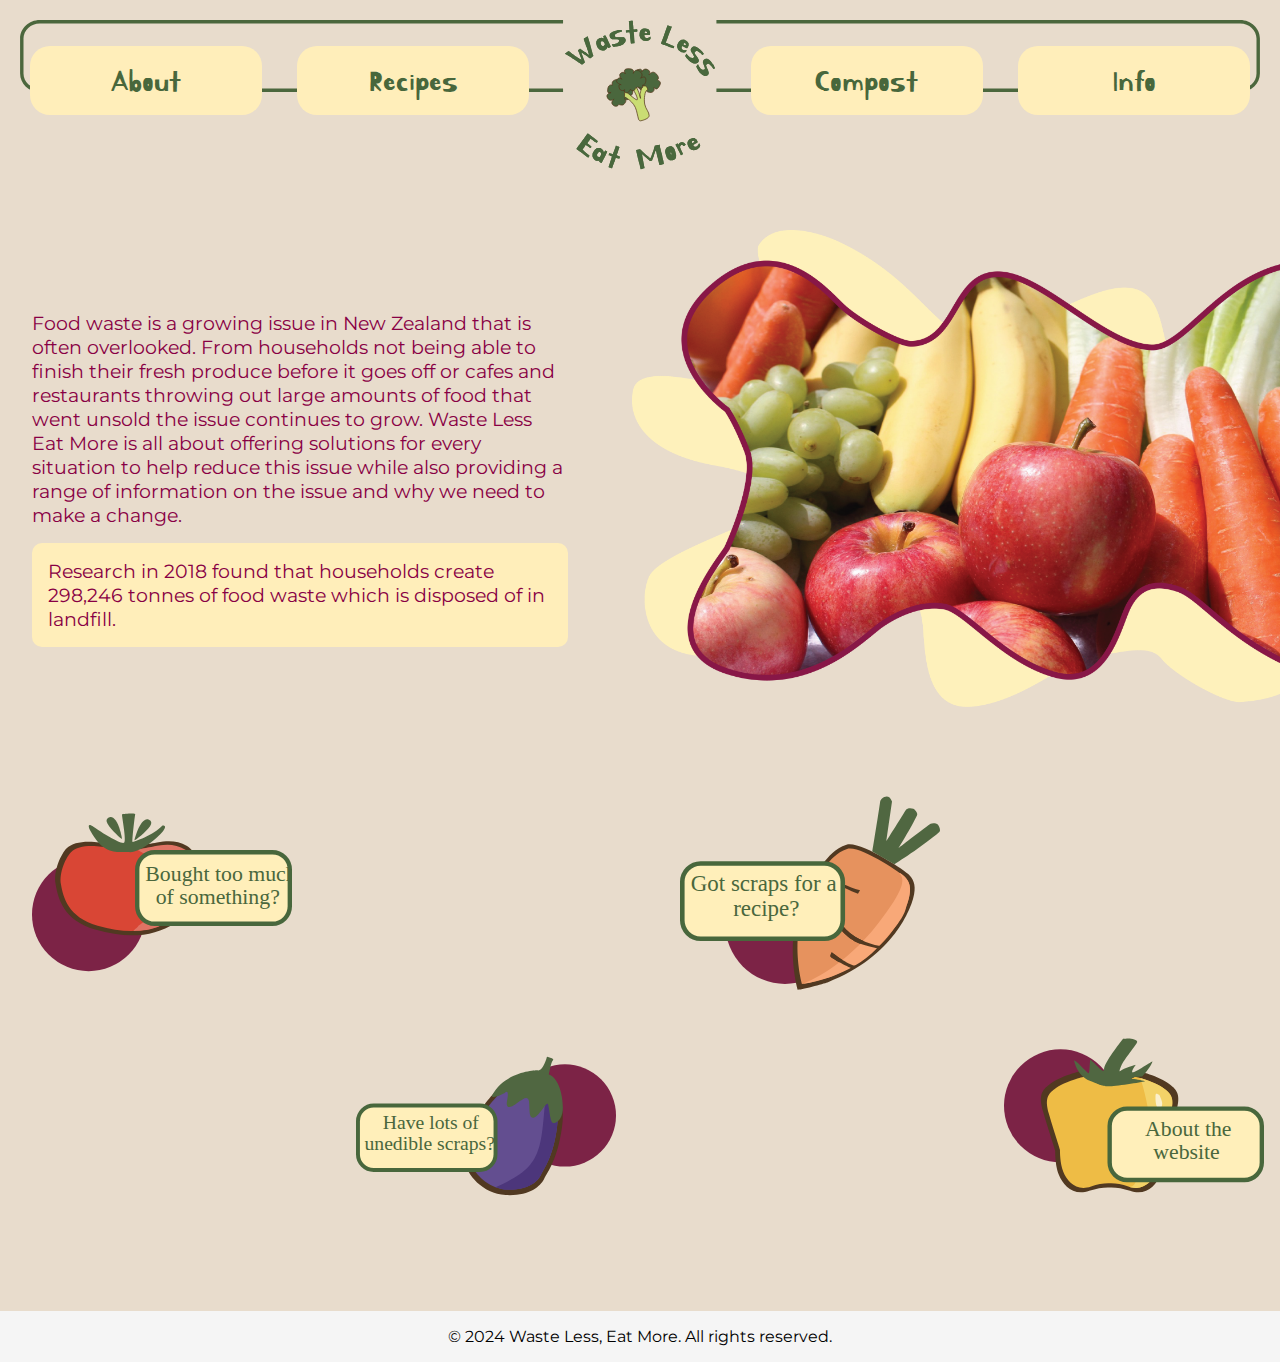
<file: index.html>
<!DOCTYPE html>

<html lang="en">
<head>
    <meta charset="UTF-8">
    <meta name="viewport" content="width=device-width, initial-scale=1.0">
    <title>Waste Less, Eat More</title>

    <!-- SEO Framework -->
        <meta name="description"
        content="Waste Less Eat More" />
        <meta name="robots" content="max-image-preview:large" />
        <link rel="canonical" href="https://food-waste.netlify.app/ " />
        <meta property="og:locale" content="en_NZ" />
        <meta property="og:site_name" content="Waste Less Eat More" />
        <meta property="og:type" content="website" />
        <meta property="og:title" content="Home - Waste Less Eat More" />
        <meta property="og:description"o
        content="Waste Less Eat More, food wastage in New Zealand, Why is it an issue, How to reduce waste, Recipes using food scraps and waste, How to compost food scraps" />
        <meta property="og:url" content="https://food-waste.netlify.app/ " />
        <meta property="og:image"
        content="https://res.cloudinary.com/orokonui-ecosanctuary/images/f_auto,q_auto/v1653855596/orokonui-web-brand/orokonui-web-brand.svg?_i=AA" />
        <meta property="og:image:secure_url"
        content="https://res.cloudinary.com/orokonui-ecosanctuary/images/f_auto,q_auto/v1653855596/orokonui-web-brand/orokonui-web-brand.svg?_i=AA" />
        <meta property="og:image:width" content="1" />
        <meta property="og:image:height" content="1" />
        <meta name="twitter:card" content="summary_large_image" />
        <meta name="twitter:title" content="Home - Waste Less Eat More" />
        <meta name="twitter:description"
        content="Waste Less Eat More, food wastage in New Zealand, Why is it an issue, How to reduce waste, Recipes using food scraps and waste, How to compost food scraps" />
        <meta name="twitter:image"
        content="https://res.cloudinary.com/orokonui-ecosanctuary/images/f_auto,q_auto/v1653855596/orokonui-web-brand/orokonui-web-brand.svg?_i=AA" />
        <script type="application/ld+json">
            {
                "@context": "https://schema.org/",
                "@type": "WebSite",
                "name": "Waste Less Eat More",
                "url": "https://food-waste.netlify.app/",
                "potentialAction": {
                  "@type": "SearchAction",
                  "target": "{search_term_string}",
                  "query-input": "required name=search_term_string"
                }
              }
        </script>
    <!-- SEO Framework -->

    <link rel="stylesheet" href="style.css">
    <link rel="preconnect" href="https://fonts.googleapis.com">
    <link rel="preconnect" href="https://fonts.gstatic.com" crossorigin>
    <link href="https://fonts.googleapis.com/css2?family=Montserrat:ital,wght@0,100..900;1,100..900&display=swap" rel="stylesheet">
    <link rel="preconnect" href="https://fonts.googleapis.com">
    <link rel="preconnect" href="https://fonts.gstatic.com" crossorigin>
    <link href="https://fonts.googleapis.com/css2?family=Kirang+Haerang&display=swap" rel="stylesheet">
</head>
<body>
    <nav>
        <a href="about.html" class="nav-button">About</a>
        <a href="recipes.html" class="nav-button">Recipes</a>
        <div class="logo">
            <a href="index.html"><img src="images/logo2.svg" alt="Broccoli Logo"> </a>
        </div>
        <a href="compost.html" class="nav-button">Compost</a>
        <a href="info.html" class="nav-button">Info</a>
    </nav>

    <main>
        <section class="hero">
            <div class="hero-text">
                <p>Food waste is a growing issue in New Zealand that is often overlooked. From households not being able to finish their fresh produce before it goes off or cafes and restaurants throwing out large amounts of food that went unsold the issue continues to grow. Waste Less Eat More is all about offering solutions for every situation to help reduce this issue while also providing a range of information on the issue and why we need to make a change. </p>
                <div class="highlight">Research in 2018 found that households create 298,246 tonnes of food waste which is disposed of in landfill.</div>
            </div>
            <div class="hero-image">
                <img src="images/hero-image@2x.png" alt="Compost Image">
            </div>
        </section>

        <section class="food-items">
            <div class="food-item" id="tomato">
                <a href="recipes.html"> <img src="images/tomato.svg" alt="Tomato"> </a>
            </div>
            <div class="food-item" id="eggplant">
               <a href="compost.html"><img src="images/eggplant.svg" alt="eggplant"> </a> 
            </div>
            <div class="food-item" id="carrot">
                <a href="recipes.html"><img src="images/carrot.svg" alt="Carrot"> </a>
            </div>
            <div class="food-item" id="capsicum">
                <a href="about.html"><img src="images/capsicum.svg" alt="capsicum"> </a>
            </div>
            <div class="food-item" id="beetroot">
                <a href="info.html"><img src="images/beet.svg" alt="Beet"> </a>
            </div>
        </section>
    </main>

    <footer>
        <p>&copy; 2024 Waste Less, Eat More. All rights reserved.</p>
    </footer>
   
</body>
</html>
</file>
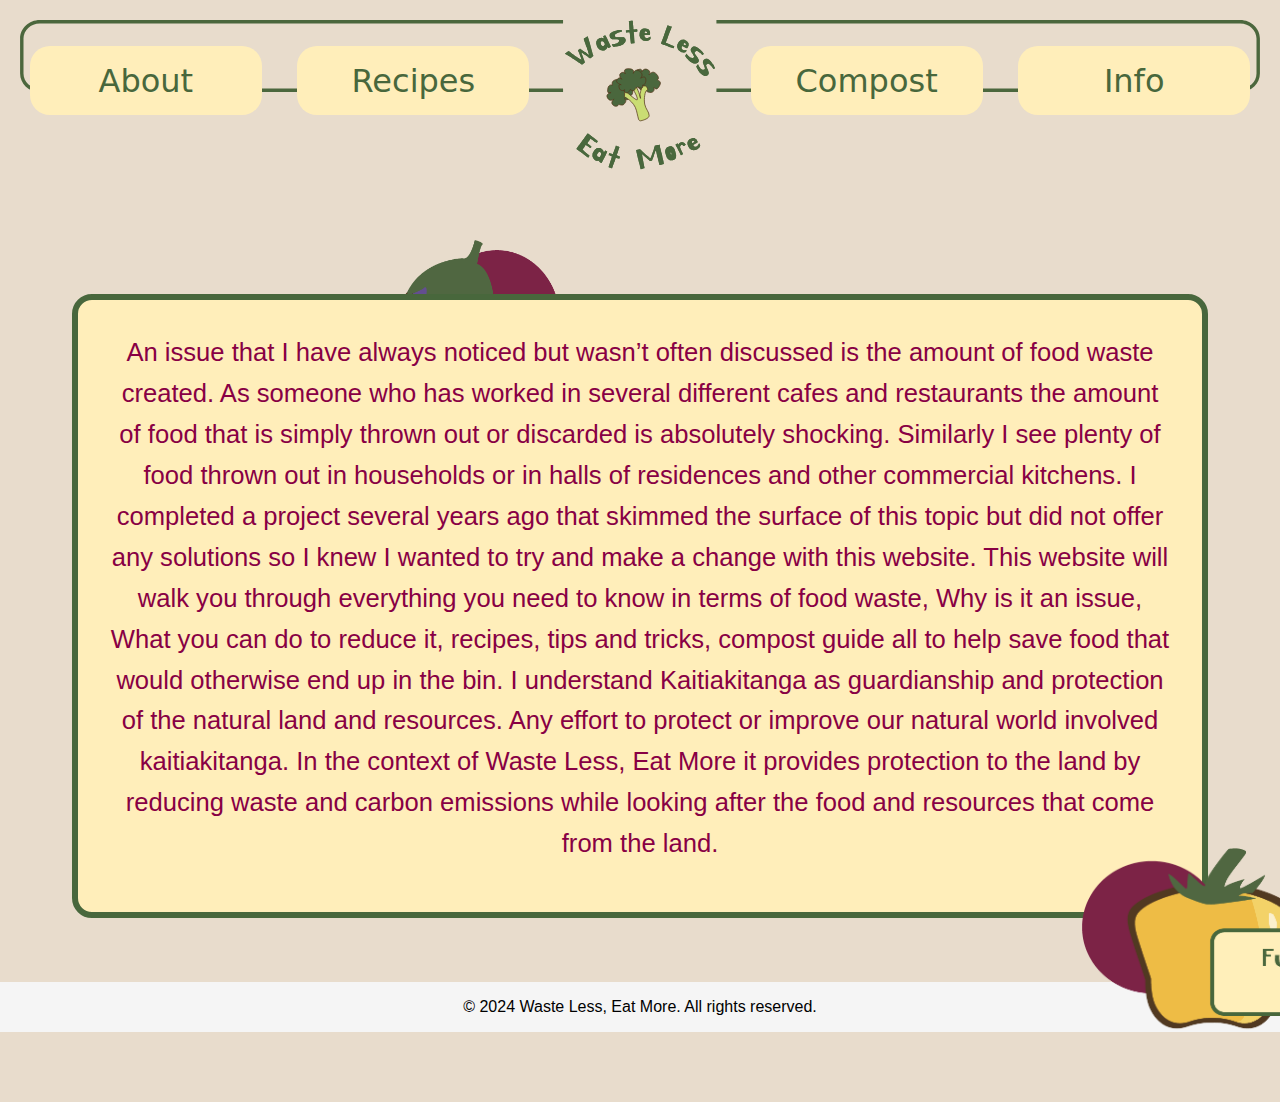
<file: about.html>
<!DOCTYPE html>
<html lang="en">
<head>
    <meta charset="UTF-8">
    <meta name="viewport" content="width=device-width, initial-scale=1.0">
    <title>About - Waste Less, Eat More</title>
    <link rel="stylesheet" href="style.css">
</head>
<body>
    <nav>
        <a href="about.html" class="nav-button">About</a>
        <a href="recipes.html" class="nav-button">Recipes</a>
        <div class="logo">
            <a href="index.html"><img src="images/logo2.svg" alt="Broccoli Logo"> </a>
        </div>
        <a href="compost.html" class="nav-button">Compost</a>
        <a href="info.html" class="nav-button">Info</a>
    </nav>

    <main class="general-main">
        <div class="about-container">
            <div class="about-header">
                <div class="about-icon">
                    <img src="images/about-vege@2x_1.png" alt="About Icon">
                </div>
            </div>
            
            <div class="about-content">
                <div class="about-text">
                    An issue that I have always noticed but wasn’t often discussed is the amount of food waste created. As someone who has worked in several different cafes and restaurants the amount of food that is simply thrown out or discarded is absolutely shocking. Similarly I see plenty of food thrown out in households or in halls of residences and other commercial kitchens. I completed a project several years ago that skimmed the surface of this topic but did not offer any solutions so I knew I wanted to try and make a change with this website.
                    This website will walk you through everything you need to know in terms of food waste, Why is it an issue, What you can do to reduce it, recipes, tips and tricks, compost guide all to help save food that would otherwise end up in the bin.
                    I understand Kaitiakitanga as guardianship and protection of the natural land and resources. Any effort to protect or improve our natural world involved kaitiakitanga. In the context of Waste Less, Eat More it provides protection to the land by reducing waste and carbon emissions while looking after the food and resources that come from the land.
                </div>
                <div class="info-link">
                    <a href="info.html"> <img id="further-img" src="images/further-img_1.png"> </a>
                </div>
            </div>
        </div>
    </main>

    <footer>
        <p>&copy; 2024 Waste Less, Eat More. All rights reserved.</p>
    </footer>
</body>
</html>
</file>
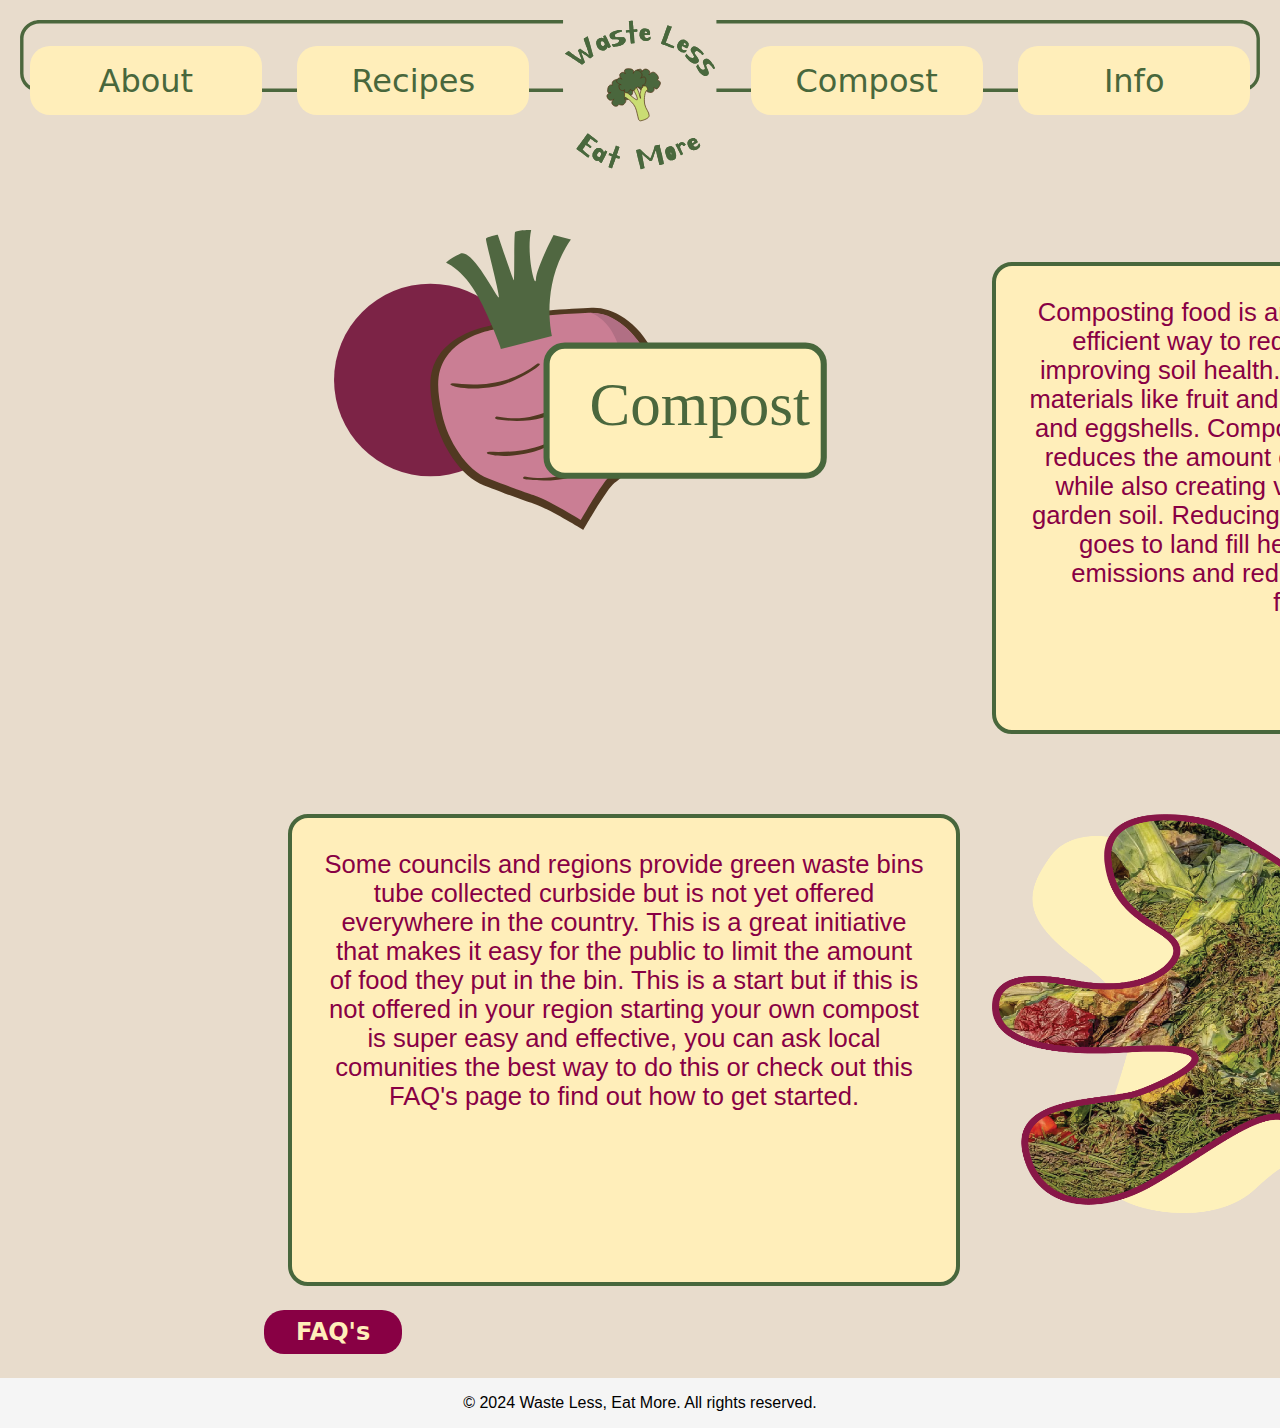
<file: compost.html>
<!DOCTYPE html>
<html lang="en">
<head>
    <meta charset="UTF-8">
    <meta name="viewport" content="width=device-width, initial-scale=1.0">
    <title>Compost - Waste Less, Eat More</title>
    <link rel="stylesheet" href="style.css">
</head>
<body>
    <nav>
        <a href="about.html" class="nav-button">About</a>
        <a href="recipes.html" class="nav-button">Recipes</a>
        <div class="logo">
            <a href="index.html"><img src="images/logo2.svg" alt="Broccoli Logo"> </a>
        </div>
        <a href="compost.html" class="nav-button">Compost</a>
        <a href="info.html" class="nav-button">Info</a>
    </nav>

    <main id="compost-main">
        <div class="compost-grid">
        <img id="compost-vege" src="images/compost-vege_5.svg">
        <div class="compost-text">
            Composting food is an environmentally friendly and efficient way to reduce food waste, while also improving soil health. Compost can involve organic materials like fruit and veggie scraps, coffee grounds and eggshells. Composting these items significantly reduces the amount of food that ends up in landfill while also creating valuable nutrients that enrich garden soil. Reducing the amount of food waste that goes to land fill helps lower greenhouse gas emissions and reduces the need for synthetic fertilisers.
        </div>
        <div class="compost-text-2">
             Some councils and regions provide green waste bins tube collected curbside but is not yet offered everywhere in the country. This is a great initiative that makes it easy for the public to limit the amount of food they put in the bin. This is a start but if this is not offered in your region starting your own compost is super easy and effective, you can ask local comunities the best way to do this or check out this FAQ's page to find out how to get started.
        </div>
        <img id="compost_img" src="images/compost-img.png">
       </div>
       <a href="https://www.cluthadc.govt.nz/property-rates-and-building/rubbish-recycling-and-waste-minimisation/food-and-green-waste/home-composting-faqs" target="_blank" class="compost-link">FAQ's</a>
    </main>

    <footer>
        <p>&copy; 2024 Waste Less, Eat More. All rights reserved.</p>
    </footer>
</body>
</html>
</file>
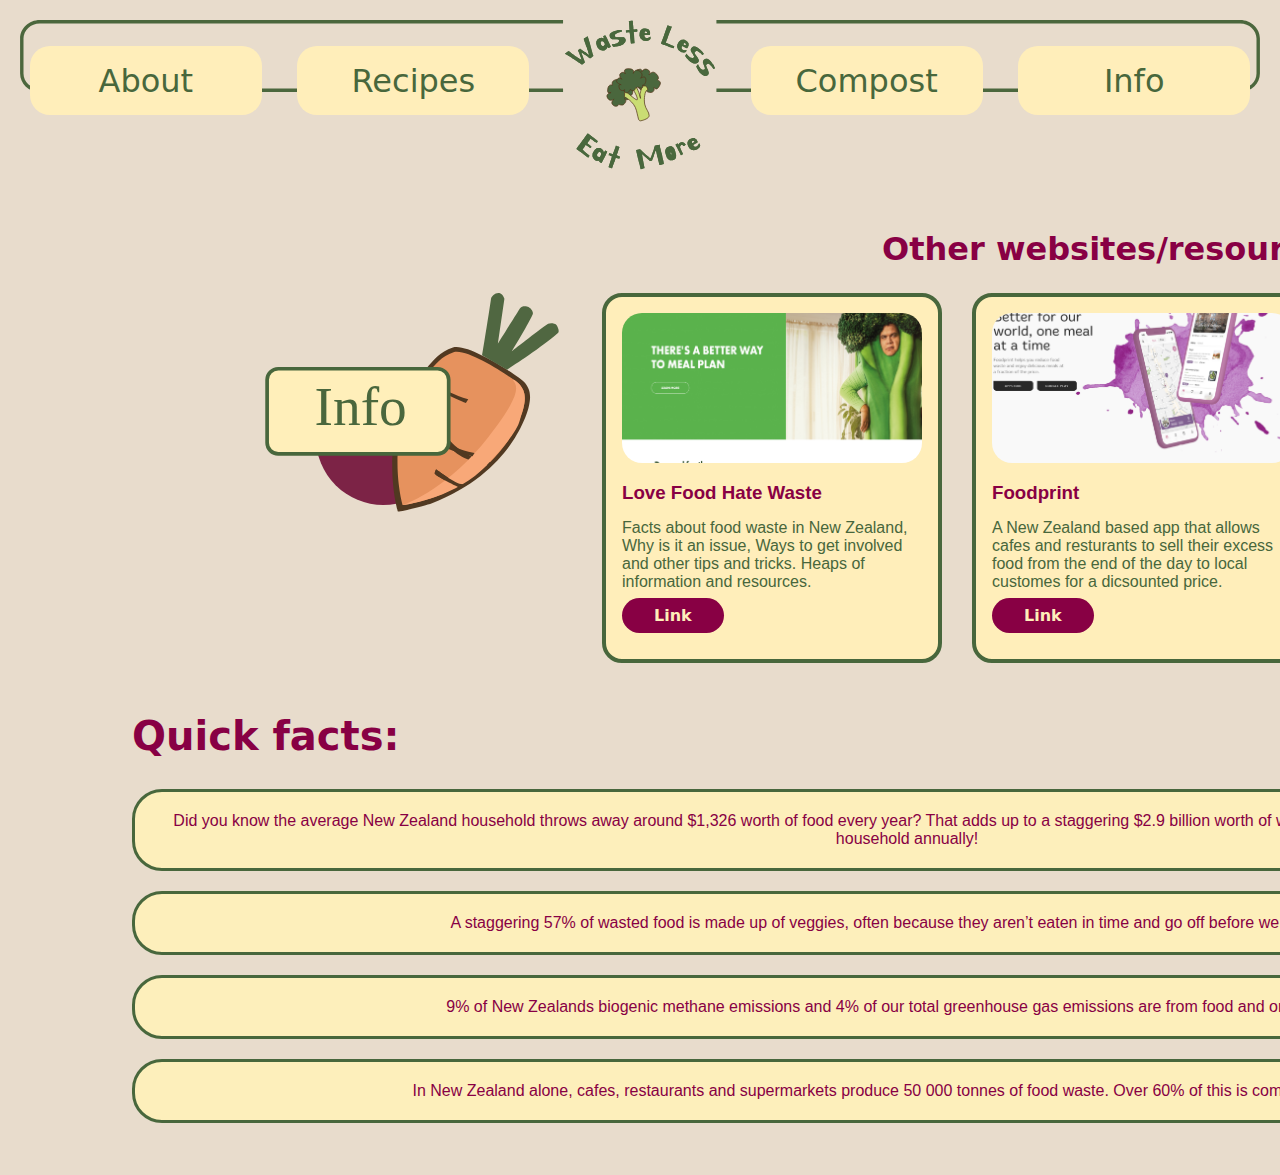
<file: info.html>
<!DOCTYPE html>
<html lang="en">
<head>
    <meta charset="UTF-8">
    <meta name="viewport" content="width=device-width, initial-scale=1.0">
    <title>Waste Less Eat More</title>
    <link rel="stylesheet" href="style.css">
</head>
<body>
    <nav>
        <a href="about.html" class="nav-button">About</a>
        <a href="recipes.html" class="nav-button">Recipes</a>
        <div class="logo">
            <a href="index.html"><img src="images/logo2.svg" alt="Broccoli Logo"> </a>
        </div>
        <a href="compost.html" class="nav-button">Compost</a>
        <a href="info.html" class="nav-button">Info</a>
    </nav>

    <main >
        <section class="resources">
            <h2 id="info-websites">Other websites/resources:</h2>
            <div class="content-row">
                <div class="carrot-icon">
                    <img src="images/carrot-info.svg">
                </div>
                <div class="resource-cards">
                    <div class="resource-card">
                        <img src="images/love-food.jpg" alt="love food hate waste website">
                        <h3>Love Food Hate Waste</h3>
                        <p> Facts about food waste in New Zealand, Why is it an issue, Ways to get involved and other tips and tricks. Heaps of information and resources. </p>
                        <a href="https://lovefoodhatewaste.co.nz/?gad_source=1&gclid=EAIaIQobChMI7tzc6uCjjAMVeiqDAx1mbSU1EAAYASAAEgJw1_D_BwE" target="_blank">Link</a>
                    </div>
                    <div class="resource-card">
                        <img src="images/foodprint.jpg" alt="Foodprint website">
                        <h3>Foodprint</h3>
                        <p> A New Zealand based app that allows cafes and resturants to sell their excess food from the end of the day to local customes for a dicsounted price.</p>
                        <a href="https://foodprint.app/" target="_blank">Link</a>
                    </div>
                    <div class="resource-card">
                        <img src="images/ministry.jpg" alt="Ministry website">
                        <h3>Ministry for the environment </h3>
                        <p>New Zealands lead advisor on the environment and climate. Provides information on how we benefit from reducing food waste and what the government is doing about it. </p>
                        <a href="https://environment.govt.nz/what-government-is-doing/areas-of-work/waste/reducing-food-waste/" target="_blank">Link</a>
                    </div>
                </div>
            </div>
        </section>

        <section class="quick-facts">
            <h2>Quick facts:</h2>
            <div class="fact-container">
                <p> Did you know the average New Zealand household throws away around $1,326 worth of food every year? That adds up to a staggering $2.9 billion worth of wasted food nationwide—or about 86 kilograms per household annually!</p>
            </div>
            <div class="fact-container">
                <p>A staggering 57% of wasted food is made up of veggies, often because they aren’t eaten in time and go off before we get to them</p>
            </div>
            <div class="fact-container">
                <p>9% of New Zealands biogenic methane emissions and 4% of our total greenhouse gas emissions are from food and organic waste </p>
            </div>
            <div class="fact-container">
                <p>In New Zealand alone, cafes, restaurants and supermarkets produce 50 000 tonnes of food waste. Over 60% of this is completely avoidable</p>
            </div>
        </section>
    </main>
</body>
</html>
</file>
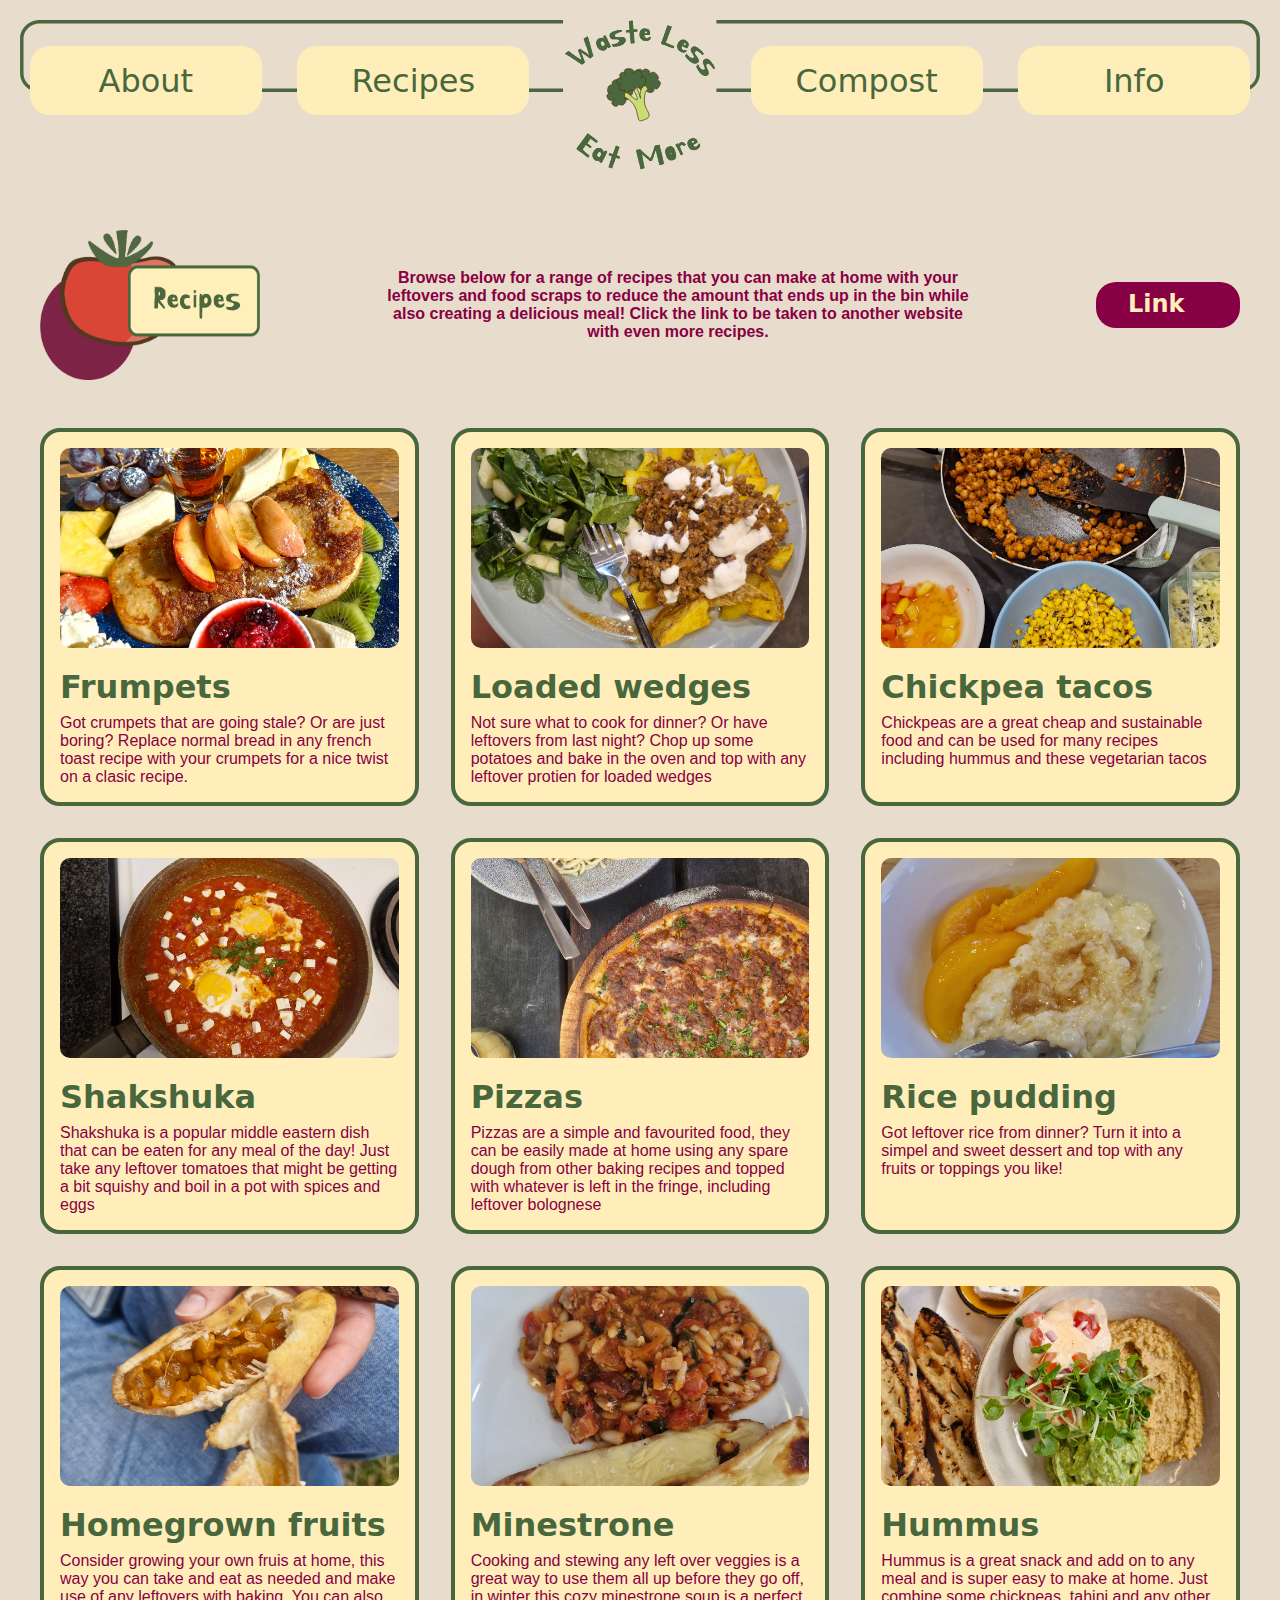
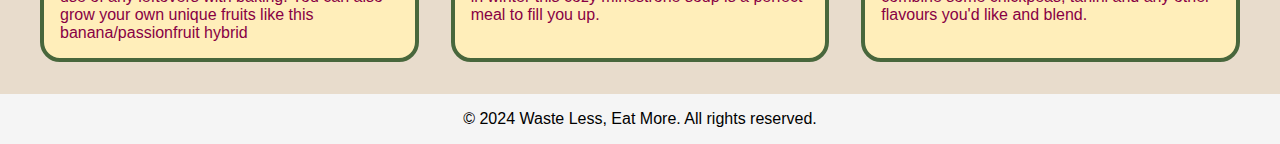
<file: recipes.html>
<!DOCTYPE html>
<html lang="en">
<head>
    <meta charset="UTF-8">
    <meta name="viewport" content="width=device-width, initial-scale=1.0">
    <title>Recipes - Waste Less, Eat More</title>
    <link rel="stylesheet" href="style.css">
</head>
<body>
    <nav>
        <a href="about.html" class="nav-button">About</a>
        <a href="recipes.html" class="nav-button">Recipes</a>
        <div class="logo">
            <a href="index.html"><img src="images/logo2.svg" alt="Broccoli Logo"> </a>
        </div>
        <a href="compost.html" class="nav-button">Compost</a>
        <a href="info.html" class="nav-button">Info</a>
    </nav>

    <main class="general-main">
        <div class="recipe-header">
            <div class="recipe-icon">
                <img src="images/recipe-img_2.png" alt="Recipe Icon">
            </div>
            <div class="recipe-description">
                <p>Browse below for a range of recipes that you can make at home with your leftovers and food scraps to reduce the amount that ends up in the bin while also creating a delicious meal! Click the link to be taken to another website with even more recipes.</p>
            </div>
            <a href="https://lovefoodhatewaste.co.nz/home/our-recipes/" target="_blank" class="recipe-link">Link</a>
        </div>

        <div class="recipe-grid">
            <div class="recipe-card">
                <img src="images/crumpets.jpg" alt="Frumpets Recipe Image">
                <h3>Frumpets</h3>
                <p>Got crumpets that are going stale? Or are just boring? Replace normal bread in any french toast recipe with your crumpets for a nice twist on a clasic recipe.</p>
            </div>
            <div class="recipe-card">
                <img src="images/wedges.jpg" alt="Wedges Recipe Image">
                <h3>Loaded wedges</h3>
                <p>Not sure what to cook for dinner? Or have leftovers from last night? Chop up some potatoes and bake in the oven and top with any leftover protien for loaded wedges</p>
            </div>
            <div class="recipe-card">
                <img src="images/chickpeas.jpg" alt="Chickpea Recipe Image">
                <h3>Chickpea tacos</h3>
                <p> Chickpeas are a great cheap and sustainable food and can be used for many recipes including hummus and these vegetarian tacos</p>
            </div>
            <div class="recipe-card">
                <img src="images/shakshuka.jpg" alt="Shakshuka Recipe Image">
                <h3>Shakshuka</h3>
                <p>Shakshuka is a popular middle eastern dish that can be eaten for any meal of the day! Just take any leftover tomatoes that might be getting a bit squishy and boil in a pot with spices and eggs</p>
            </div>
            <div class="recipe-card">
                <img src="images/pizza.jpg" alt="Pizza Recipe Image">
                <h3>Pizzas</h3>
                <p>Pizzas are a simple and favourited food, they can be easily made at home using any spare dough from other baking recipes and topped with whatever is left in the fringe, including leftover bolognese</p>
            </div>
            <div class="recipe-card">
                <img src="images/rice.jpg" alt="Rice Recipe Image">
                <h3>Rice pudding</h3>
                <p>Got leftover rice from dinner? Turn it into a simpel and sweet dessert and top with any fruits or toppings you like!</p>
            </div>
            <div class="recipe-card">
                <img src="images/fruit.jpg" alt="Fruit Recipe Image">
                <h3>Homegrown fruits</h3>
                <p>Consider growing your own fruis at home, this way you can take and eat as needed and make use of any leftovers with baking. You can also grow your own unique fruits like this banana/passionfruit hybrid</p>
            </div>
            <div class="recipe-card">
                <img src="images/minestrone.jpg" alt="Minestrone Recipe Image">
                <h3>Minestrone</h3>
                <p>Cooking and stewing any left over veggies is a great way to use them all up before they go off, in winter this cozy minestrone soup is a perfect meal to fill you up. </p>
            </div>
            <div class="recipe-card">
                <img src="images/hummus.jpg" alt="Hummus Recipe Image">
                <h3>Hummus</h3>
                <p>Hummus is a great snack and add on to any meal and is super easy to make at home. Just combine some chickpeas, tahini and any other flavours you'd like and blend. </p>
            </div>
        </div>
    </main>

    <footer>
        <p>&copy; 2024 Waste Less, Eat More. All rights reserved.</p>
    </footer>
</body>
</html>
</file>
<file: style.css>
/* Reset and base styles */
* {
    margin: 0;
    padding: 0;
}

body {
    font-family: "Montserrat", sans-serif;
    background-color: #e8dccc;
    min-height: 100vh;
    display: flex;
    flex-direction: column;
}

/* Navigation */
nav {
    display: flex;
    justify-content: space-around;
    align-items: center;
    gap: 2rem;
    padding: 1.5rem 0.5rem;
    background: url("images/nav-border-med.svg") no-repeat;
    padding-top: 0px;
    margin: 20px 20px 0 20px;
}

.nav-button{
    font-family: "Kirang Haerang", system-ui;
    font-weight: 400;
    font-style: normal;
    text-decoration: none;
    color: #48673c;
    padding: 1rem 1rem 0.5rem 1rem;
    margin-bottom: 34px;
    background-color: #ffeeba;
    border-radius: 20px;
    transition: background-color 0.3s;
    min-width: 200px;
    min-height: 45px;
    text-align: center;
    font-size: 2rem;
}


.nav-button:hover {
    text-decoration: underline;
}

nav a.active {
    border: 3px solid #48673c;
}

.logo {
    display: flex;
    align-items: center;
    flex-wrap: wrap;
    justify-content: center;
    transition: all 0.3s;
    box-sizing: border-box;
    max-width: 100%;
}

.logo img:hover{
    transform: scale(1.3) rotate(5deg);

}
      
.logo img {
    width: 150px;
    height: 150px;
}

.logo h1 {
    color: #4CAF50;
    font-size: 1.5rem;
}

/* Main content */
    main {
        flex: 1;
        padding: 2rem;
        margin: 0 auto;
    } 

.general-main{
    max-width: 1200px;
}

/* About Page Styles */
.about-container {
    margin: 0 auto;
    padding: 2rem;
}

.about-header {
    margin-bottom: 2rem;
}

.about-icon {
    display: flex;
    align-items: center;
    gap: 1rem;
    justify-content: flex-start;
}

.about-icon img {
    width: 320px;
    height: 250px; 
    position: absolute;
    top: 240px;
    left: 240px;
}

.about-content {
    position: relative;
    background-color: #ffeeba;
    border: 6px solid #48673c;
    border-radius: 20px;
    padding: 2rem;
    margin-top: 2rem;
}

.about-text {
    color: #880044;
    text-align: center;
    font-size: 1.6rem;
    line-height: 1.6;
    margin-bottom: 1rem;
}

.info-link {
    position: absolute;
    bottom: -190px;
    right: -200px;
    display: flex;
    align-items: center;
    gap: 0.5rem;
}
#further-img {
    width: 320px;
    height: 250px; 
} 


/* Recipe Page Styles */
.recipe-header {
    display: flex;
    align-items: center;
    justify-content: space-between;
    margin-bottom: 3rem;
    gap: 2rem;
}

.recipe-icon {
    display: flex;
    align-items: center;
    gap: 1rem;
}

.recipe-icon img {
    width: 220px;
    height: 150px;
}


.recipe-description {
    flex: 1;
    font-family: "Montserrat", sans-serif;
    color: #880044;
    font-weight: bold;
    text-align: center;
    max-width: 600px;
}

.recipe-link {
    font-family: "Kirang Haerang", system-ui;
    font-weight: 400;
    font-style: normal;
    background-color: #880044;
    color: #ffeeba;
    padding: 0.5rem 2rem;
    border-radius: 20px;
    width: 80px;
    height: 30px;
    text-decoration: none;
    font-weight: bold;
    font-size: 1.5rem;
}


 a:hover{
    text-decoration: underline;
}

.recipe-grid {
    display: grid;
    grid-template-columns: repeat(3, 1fr);
    gap: 2rem;
}

.recipe-card {
    background-color: #ffeeba;
    border-radius: 20px;
    padding: 1rem;
    border: 4px solid #48673c;
}

.recipe-card img {
    width: 100%;
    height: 200px;
    object-fit: cover;
    border-radius: 10px;
    margin-bottom: 1rem;
}

.recipe-card h3 {
    color: #48673c;
    margin-bottom: 0.5rem;
    font-family: "Kirang Haerang", system-ui;
    font-size: 2rem;
}

.recipe-card p {
    color: #880044;
}

/* Hero and Food Items */
.hero {
    display: grid;
    grid-template-columns: 1fr 1fr;
    gap: 4rem;
    margin-bottom: 3rem;
    max-width: 1450px;
    align-items: center;
} 

.hero-text {
    color: #880044;
    padding-top: 1rem;
    font-family: "Montserrat", sans-serif;
    font-size: 1.2rem;
}

.highlight {
    background-color: #ffeeba;
    padding: 1rem;
    margin-top: 1rem;
    border-radius: 10px; 
}

.hero-image img {
    width: 850px;
    height: auto;
}

.food-items {
    display: grid;
    grid-template-columns: repeat(5, 1fr);
    gap: 4rem;
    margin-top: 4rem;
    justify-content: center;
}

.food-item {
    position: relative;
    text-align: center;
}

.food-item img {
    width: 260px;
    height: 260px;
}

#tomato{
    margin-bottom: 15rem;
}
#eggplant{
    margin-top: 15rem;
}

#carrot{
    margin-bottom: 15rem;
}

#capsicum{
    margin-top: 15rem;
}

#beetroot{
    margin-bottom: 15rem;
}

.tooltip {
    background-color: #ffeeba;
    padding: 0.5rem;
    border-radius: 5px;
    margin-top: 0.5rem;
    font-size: 0.9rem;
    color: #4CAF50;
}

/*compost page*/

 #compost-main{
    padding-left: 200px;
} 

#compost_img{
    width: 850px;
    height: 400px;
    margin-top: 3rem;
    margin-right: 5.5rem;
}

.compost-link{
    font-family: "Kirang Haerang", system-ui;
    font-weight: 400;
    font-style: normal;
    background-color: #880044;
    color: #ffeeba;
    padding: 0.5rem 2rem;
    border-radius: 20px;
    text-decoration: none;
    font-weight: bold;
    margin: 4rem;
   font-size: 1.5rem;
}

.compost-text{  
    font-family: "Montserrat", sans-serif;
    position: relative;
    background-color: #ffeeba;
    border: 4px solid #48673c;
    border-radius: 20px;
    padding: 2rem;
    margin-top: 2rem;
    color: #880044;
    text-align: center;
    width: 600px;
    height: 400px;
    font-size: 1.6rem;
    margin-right: 5.5rem;
}


.compost-text-2{  
    font-family: "Montserrat", sans-serif;
    position: relative;
    background-color: #ffeeba;
    border: 4px solid #48673c;
    border-radius: 20px;
    padding: 2rem;
    color: #880044;
    text-align: center;
    width: 600px;
    height: 400px;
    font-size: 1.6rem;
    margin-top: 3rem;
    margin-left: 5.5rem;
    margin-bottom: 2rem;
}

#compost-vege{
    width: 600px;
    height: 300px;
    margin-left: 5.5rem;
}

.compost-grid{
    display: grid;
    grid-template-columns: repeat(2, 1fr);
    gap: 2rem;
}

/* Info page */

.content-row {
    display: flex;
    align-items: flex-start;
    gap: 30px;
    margin-left: 20px;
}

.carrot-icon img{
    width: 320px;
    height: 250px; 
}

#info-websites{
    color: #880044;
    font-family: "Kirang Haerang", system-ui;
    margin-left: 650px;
    margin-bottom: 25px;
    font-size: 2rem;
}

.info-button {
    position: absolute;
    top: 50%;
    left: 50%;
    transform: translate(-50%, -50%) rotate(-45deg);
    background-color: var(--accent-yellow);
    padding: 10px 20px;
    border-radius: 20px;
    font-weight: bold;
}


.resources{
    padding-left: 200px;
}



.resource-cards {
    display: flex;
    gap: 30px;
}


.resource-card {
    background-color: #ffeeba;
    border-radius: 20px;
    padding: 1rem;
    border: 4px solid #48673c;
    color: #880044;
    font-family: "Montserrat", sans-serif;
    width: 300px;
}

.resource-card img {
    width: 100%;
    height: 150px;
    object-fit: cover;
    border-radius: 20px;
}

.resource-card a{
    font-family: "Kirang Haerang", system-ui;
    font-weight: 400;
    font-style: normal;
    background-color: #880044;
    color: #ffeeba;
    padding: 0.5rem 2rem;
    border-radius: 20px;
    width: 40px;
    height: 25px;
    text-decoration: none;
    font-weight: bold;
    font-size: 1rem;
    margin-top: 15px;

}

.resource-card h3 {
    margin: 15px 0;
}

.resource-card p {
    margin: 15px 0;
    color: #48673c;
}

.quick-facts {
    margin-top: 50px;
    margin-left: 100px;
    color: #880044;
}

.quick-facts h2 {
    color: #880044;
    margin-bottom: 30px;
    font-family: "Kirang Haerang", system-ui;
    font-size: 2.5rem;
}

.fact-container p {
    border: 3px solid #48673c;
    border-radius: 30px; 
    background-color: #FDEFBB;
    padding: 20px;
    margin-bottom: 20px;
    text-align: center;
}


/* Footer */
footer {
    text-align: center;
    padding: 1rem;
    background-color: #f5f5f5;
    margin-top: auto;
}

/* Responsive design */
@media (max-width: 768px) {
    nav {
        gap: 1rem;
        padding: 1.5rem 1rem;
    }

    nav a {
        width: calc(50% - 0.5rem);
        margin: 0;
    }

    .logo {
        margin-bottom: 1rem;
    }

    .logo h1 {
        font-size: 1.2rem;
    }

    .hero {
        grid-template-columns: 1fr;
    }

    .food-items {
        grid-template-columns: repeat(2, 1fr);
        margin-top: 1rem;
        margin-bottom: 1rem;
    }

    #tomato{
        margin-bottom: 5rem;
    }

    #eggplant{
        margin-top: 5rem;
    }
    #carrot{
        margin-bottom: 5rem;
    }

    #capsicum{
        margin-top: 5rem;
    }
    .recipe-header {
        flex-direction: column;
        text-align: center;
    }

    .recipe-grid {
        grid-template-columns: repeat(2, 1fr);
    }

    .about-content {
        padding: 1.5rem;
    }

    .info-link {
        position: relative;
        bottom: auto;
        right: auto;
        margin-top: 2rem;
        display: inline-flex;
    }
}

@media (max-width: 480px) {
    nav {
        gap: 0.5rem;
    }

    nav a {
        width: 100%;
    }

    /* .logo {
        flex-direction: column;
        text-align: center;
    } */

    .logo h1 {
        font-size: 1rem;
    }

    .recipe-grid {
        grid-template-columns: 1fr;
    }

    .about-container {
        padding: 1rem;
    }

    .about-text {
        font-size: 1rem;
    }
}
</file>
